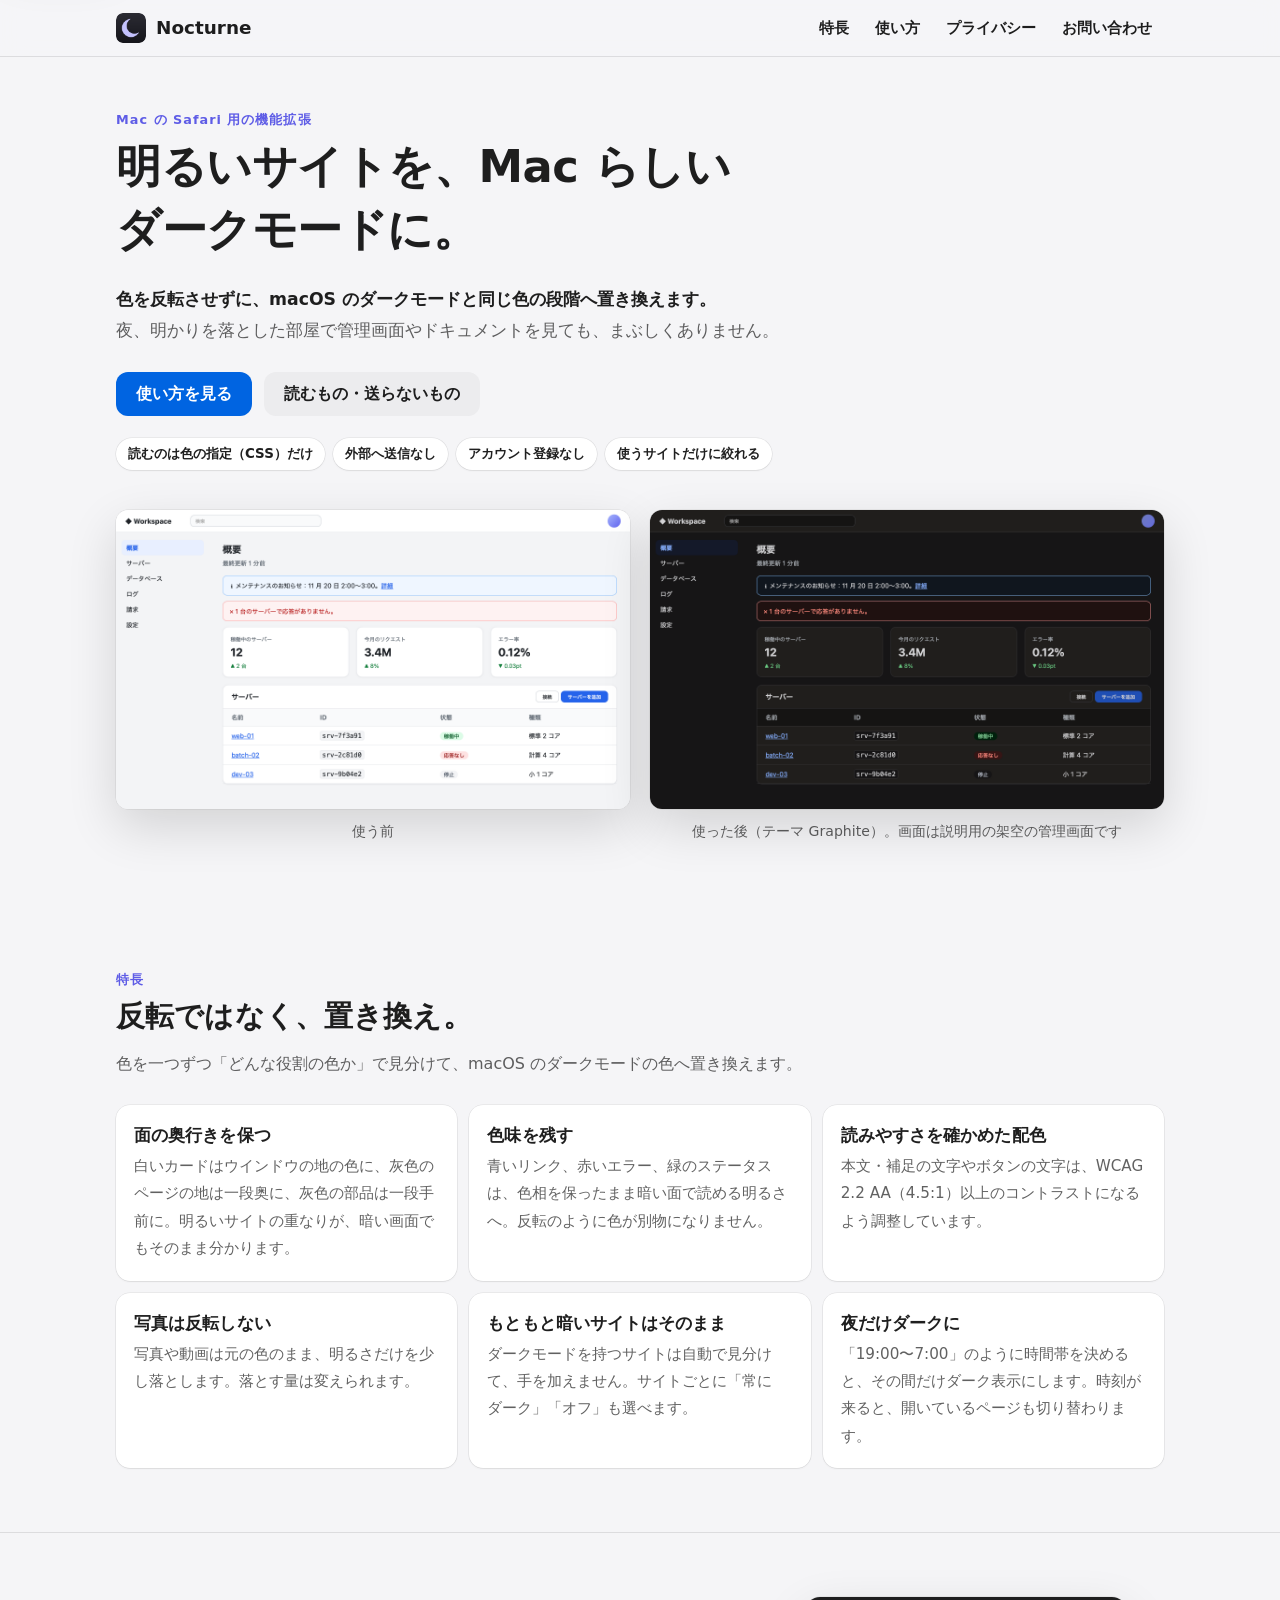
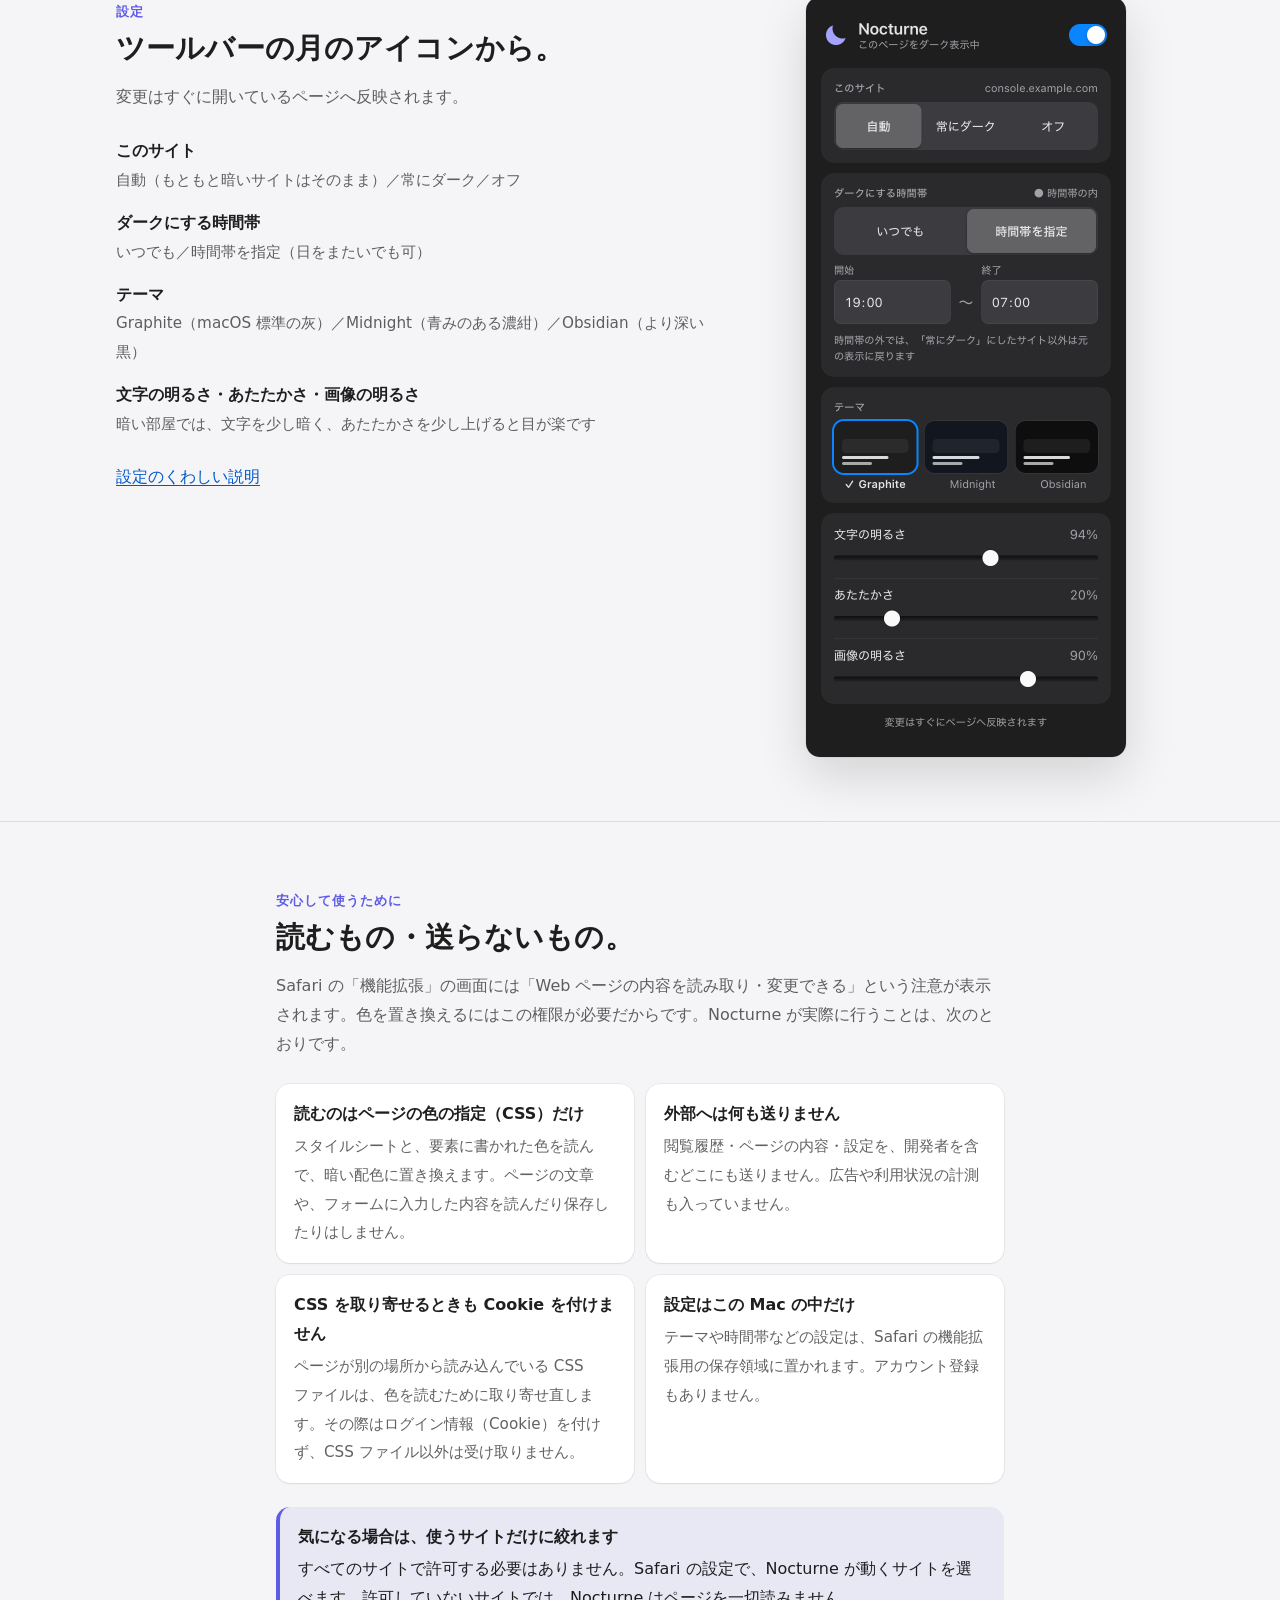
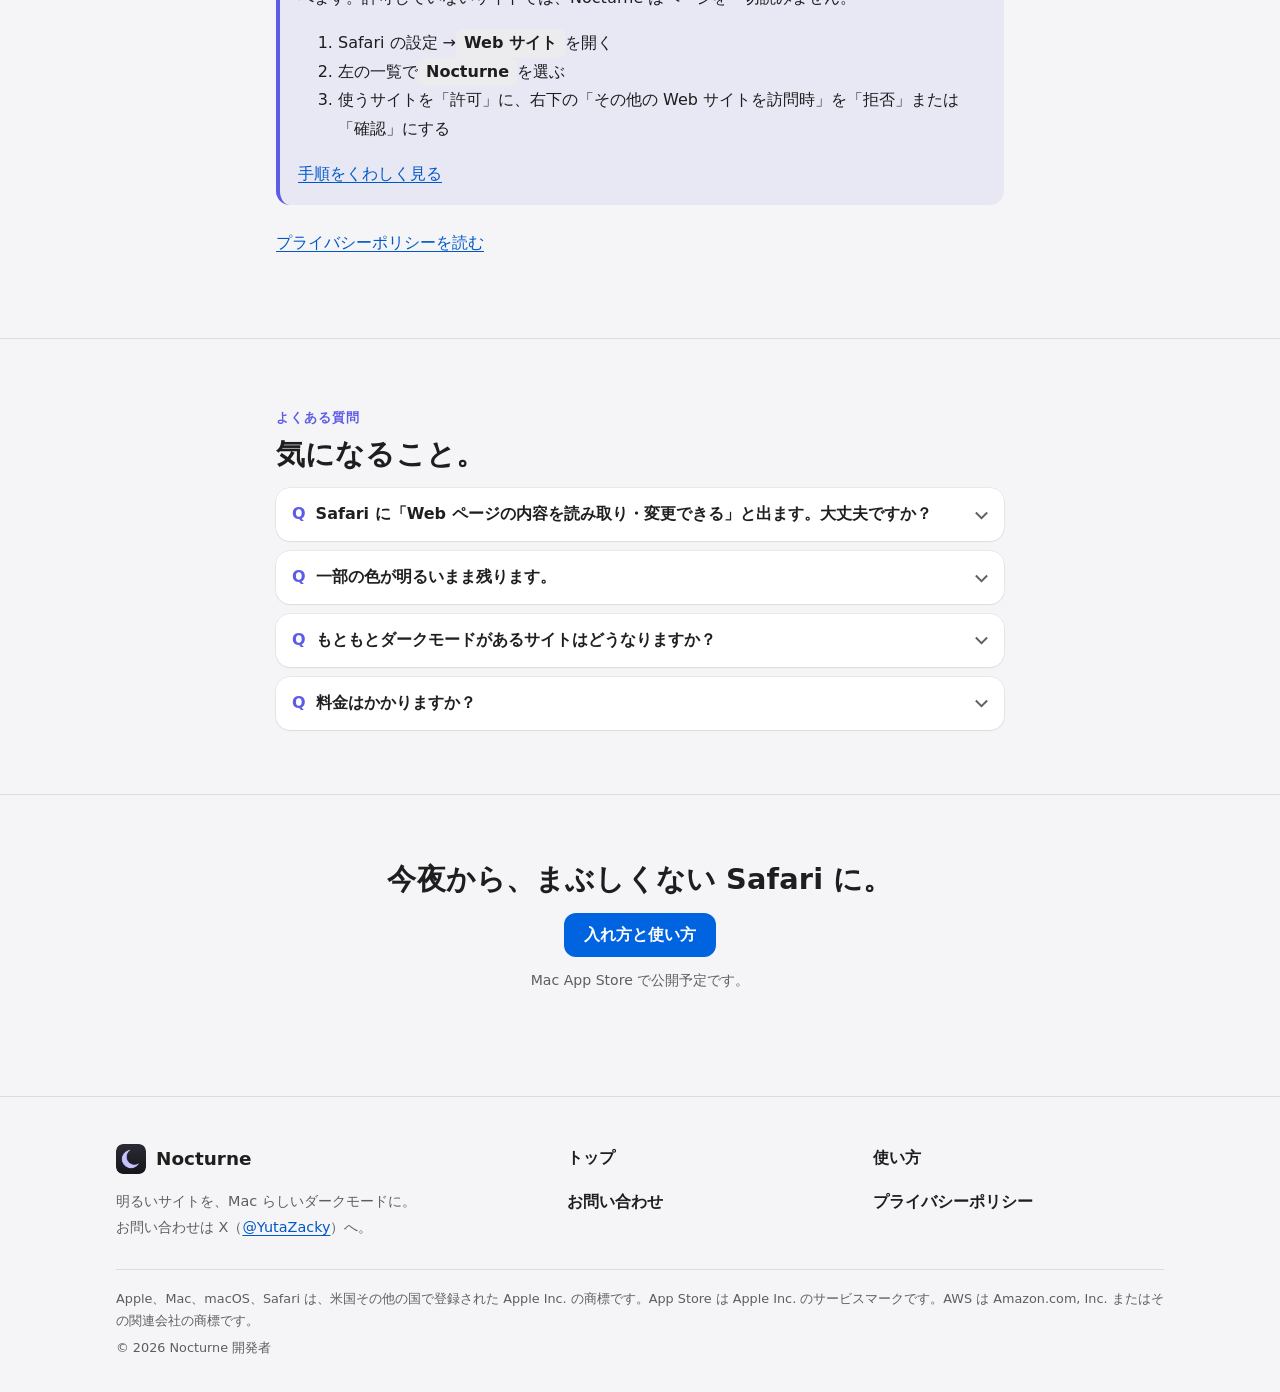
<file: index.html>
<!doctype html>
<html lang="ja">
<head>
<meta charset="utf-8">
<meta name="viewport" content="width=device-width, initial-scale=1, viewport-fit=cover">
<title>Nocturne - Mac の Safari を、Mac らしいダークモードに</title>
<meta name="description" content="明るい Web サイトを、色の反転ではなく macOS のダークモードの色づかいに置き換えて表示する Safari 拡張機能。読むのはページの色の指定（CSS）だけで、外部へは何も送りません。">
<meta name="theme-color" content="#161618" media="(prefers-color-scheme: dark)">
<meta name="theme-color" content="#f5f5f7" media="(prefers-color-scheme: light)">
<meta name="color-scheme" content="dark light">
<meta property="og:type" content="website">
<meta property="og:site_name" content="Nocturne">
<meta property="og:title" content="Nocturne - Mac の Safari を、Mac らしいダークモードに">
<meta property="og:description" content="明るい Web サイトを、色の反転ではなく macOS のダークモードの色づかいに置き換えて表示する Safari 拡張機能。">
<meta property="og:image" content="https://zackyuta.github.io/nocturne-site/assets/shots/after.png">
<meta name="twitter:card" content="summary_large_image">
<link rel="icon" type="image/png" sizes="32x32" href="assets/favicon-32.png">
<link rel="apple-touch-icon" href="assets/apple-touch-icon.png">
<link rel="canonical" href="https://zackyuta.github.io/nocturne-site/">
<meta property="og:url" content="https://zackyuta.github.io/nocturne-site/">
<link rel="stylesheet" href="style.css">
<script type="application/ld+json">
{
  "@context": "https://schema.org",
  "@type": "SoftwareApplication",
  "name": "Nocturne",
  "operatingSystem": "macOS",
  "applicationCategory": "UtilitiesApplication",
  "description": "明るい Web サイトを、色の反転ではなく macOS のダークモードの色づかいに置き換えて表示する Safari 拡張機能。",
  "url": "https://zackyuta.github.io/nocturne-site/"
}
</script>
</head>
<body>
<a class="skip-link" href="#main">本文へ移動</a>
<header class="site-header">
  <div class="header-inner">
    <a class="logo" href="./"><img class="logo-img" src="assets/icon-96.png" width="30" height="30" alt=""><span>Nocturne</span></a>
    <nav class="site-nav" aria-label="メインメニュー">
      <a class="is-wide-only" href="#features">特長</a><a href="how-to/">使い方</a><a href="privacy/">プライバシー</a><a class="is-wide-only" href="support/">お問い合わせ</a>
    </nav>
  </div>
</header>
<main id="main">

<section class="hero">
  <div class="container-wide">
    <div class="hero-text">
      <span class="eyebrow">Mac の Safari 用の機能拡張</span>
      <h1>明るいサイトを、<span class="nowrap">Mac らしい</span><span class="nowrap">ダークモードに。</span></h1>
      <p class="hero-sub"><strong>色を反転させずに、macOS のダークモードと同じ色の段階へ置き換えます。</strong><br>
        夜、明かりを落とした部屋で管理画面やドキュメントを見ても、まぶしくありません。</p>
      <div class="hero-actions">
        <a class="button" href="how-to/">使い方を見る</a>
        <a class="button secondary" href="#privacy">読むもの・送らないもの</a>
      </div>
      <ul class="hero-points" aria-label="安心のポイント">
        <li>読むのは色の指定（CSS）だけ</li><li>外部へ送信なし</li><li>アカウント登録なし</li><li>使うサイトだけに絞れる</li>
      </ul>
    </div>
    <div class="compare">
      <figure>
        <img src="assets/shots/before.png" width="2200" height="1280" alt="Nocturne を使う前の管理画面。白いカードと灰色の背景で、全体が明るい">
        <figcaption>使う前</figcaption>
      </figure>
      <figure>
        <img src="assets/shots/after.png" width="2200" height="1280" alt="Nocturne を使った後の同じ管理画面。背景は濃い灰色、カードは一段明るい灰色になり、青いボタンや赤い警告は色味を保ったまま読みやすい明るさになっている">
        <figcaption>使った後（テーマ Graphite）。画面は説明用の架空の管理画面です</figcaption>
      </figure>
    </div>
  </div>
</section>

<section class="section" id="features" aria-labelledby="features-title">
  <div class="container-wide">
    <span class="eyebrow">特長</span>
    <h2 id="features-title">反転ではなく、置き換え。</h2>
    <p class="section-lead">色を一つずつ「どんな役割の色か」で見分けて、macOS のダークモードの色へ置き換えます。</p>
    <ul class="features">
      <li class="feature"><h3>面の奥行きを保つ</h3><p>白いカードはウインドウの地の色に、灰色のページの地は一段奥に、灰色の部品は一段手前に。明るいサイトの重なりが、暗い画面でもそのまま分かります。</p></li>
      <li class="feature"><h3>色味を残す</h3><p>青いリンク、赤いエラー、緑のステータスは、色相を保ったまま暗い面で読める明るさへ。反転のように色が別物になりません。</p></li>
      <li class="feature"><h3>読みやすさを確かめた配色</h3><p>本文・補足の文字やボタンの文字は、WCAG 2.2 AA（4.5:1）以上のコントラストになるよう調整しています。</p></li>
      <li class="feature"><h3>写真は反転しない</h3><p>写真や動画は元の色のまま、明るさだけを少し落とします。落とす量は変えられます。</p></li>
      <li class="feature"><h3>もともと暗いサイトはそのまま</h3><p>ダークモードを持つサイトは自動で見分けて、手を加えません。サイトごとに「常にダーク」「オフ」も選べます。</p></li>
      <li class="feature"><h3>夜だけダークに</h3><p>「19:00〜7:00」のように時間帯を決めると、その間だけダーク表示にします。時刻が来ると、開いているページも切り替わります。</p></li>
    </ul>
  </div>
</section>

<section class="section" aria-labelledby="settings-title">
  <div class="container-wide split">
    <div>
      <span class="eyebrow">設定</span>
      <h2 id="settings-title">ツールバーの月のアイコンから。</h2>
      <p class="section-lead">変更はすぐに開いているページへ反映されます。</p>
      <ul class="settings-list">
        <li><strong>このサイト</strong><span>自動（もともと暗いサイトはそのまま）／常にダーク／オフ</span></li>
        <li><strong>ダークにする時間帯</strong><span>いつでも／時間帯を指定（日をまたいでも可）</span></li>
        <li><strong>テーマ</strong><span>Graphite（macOS 標準の灰）／Midnight（青みのある濃紺）／Obsidian（より深い黒）</span></li>
        <li><strong>文字の明るさ・あたたかさ・画像の明るさ</strong><span>暗い部屋では、文字を少し暗く、あたたかさを少し上げると目が楽です</span></li>
      </ul>
      <p style="margin-top:24px"><a href="how-to/#settings">設定のくわしい説明</a></p>
    </div>
    <figure class="shot-frame">
      <img src="assets/shots/popup.png" width="640" height="1520" alt="Nocturne のポップアップ。このサイトの動作、ダークにする時間帯、テーマ、文字の明るさ・あたたかさ・画像の明るさのスライダーが並んでいる" loading="lazy">
    </figure>
  </div>
</section>

<section class="section" id="privacy" aria-labelledby="privacy-title">
  <div class="container">
    <span class="eyebrow">安心して使うために</span>
    <h2 id="privacy-title">読むもの・送らないもの。</h2>
    <p class="section-lead">Safari の「機能拡張」の画面には「Web ページの内容を読み取り・変更できる」という注意が表示されます。色を置き換えるにはこの権限が必要だからです。Nocturne が実際に行うことは、次のとおりです。</p>
    <ul class="trust">
      <li><strong>読むのはページの色の指定（CSS）だけ</strong><span class="desc">スタイルシートと、要素に書かれた色を読んで、暗い配色に置き換えます。ページの文章や、フォームに入力した内容を読んだり保存したりはしません。</span></li>
      <li><strong>外部へは何も送りません</strong><span class="desc">閲覧履歴・ページの内容・設定を、開発者を含むどこにも送りません。広告や利用状況の計測も入っていません。</span></li>
      <li><strong>CSS を取り寄せるときも Cookie を付けません</strong><span class="desc">ページが別の場所から読み込んでいる CSS ファイルは、色を読むために取り寄せ直します。その際はログイン情報（Cookie）を付けず、CSS ファイル以外は受け取りません。</span></li>
      <li><strong>設定はこの Mac の中だけ</strong><span class="desc">テーマや時間帯などの設定は、Safari の機能拡張用の保存領域に置かれます。アカウント登録もありません。</span></li>
    </ul>

    <div class="callout">
      <strong class="label">気になる場合は、使うサイトだけに絞れます</strong>
      <p>すべてのサイトで許可する必要はありません。Safari の設定で、Nocturne が動くサイトを選べます。許可していないサイトでは、Nocturne はページを一切読みません。</p>
      <ol>
        <li>Safari の設定 →<span class="settings-path">Web サイト</span>を開く</li>
        <li>左の一覧で<span class="settings-path">Nocturne</span>を選ぶ</li>
        <li>使うサイトを「許可」に、右下の「その他の Web サイトを訪問時」を「拒否」または「確認」にする</li>
      </ol>
      <p><a href="how-to/#limit-sites">手順をくわしく見る</a></p>
    </div>
    <p><a href="privacy/">プライバシーポリシーを読む</a></p>
  </div>
</section>

<section class="section" aria-labelledby="faq-title">
  <div class="container">
    <span class="eyebrow">よくある質問</span>
    <h2 id="faq-title">気になること。</h2>
    <div class="faq">
      <details><summary>Safari に「Web ページの内容を読み取り・変更できる」と出ます。大丈夫ですか？</summary><div class="answer"><p>ページの色を置き換える機能拡張には、この権限が必ず必要です。Nocturne が読むのは色の指定（CSS）だけで、外部へは何も送りません。気になる場合は、<a href="how-to/#limit-sites">使うサイトだけを許可する</a>こともできます。</p></div></details>
      <details><summary>一部の色が明るいまま残ります。</summary><div class="answer"><p>画像として描かれた背景や、サイトが特殊な方法で描いている部品は置き換えられないことがあります。また、許可するサイトを絞っている場合、CSS を別のドメインから読み込んでいるサイトでは、一部が置き換わらないことがあります。気になるサイトは、月のアイコンから「常にダーク」を試してください。</p></div></details>
      <details><summary>もともとダークモードがあるサイトはどうなりますか？</summary><div class="answer"><p>サイトの設定が「自動」なら、暗いサイトだと見分けてそのまま表示します。AWS マネジメントコンソールのように、サイト側でダークモードを選べる場合は、そちらを使うのがいちばんきれいです。</p></div></details>
      <details><summary>料金はかかりますか？</summary><div class="answer"><p>アプリ内課金や月額料金はありません。</p></div></details>
    </div>
  </div>
</section>

<section class="section final-cta" aria-labelledby="cta-title">
  <div class="container">
    <h2 id="cta-title">今夜から、まぶしくない Safari に。</h2>
    <div class="hero-actions">
      <a class="button" href="how-to/">入れ方と使い方</a>
    </div>
    <p class="cta-note">Mac App Store で公開予定です。</p>
  </div>
</section>

</main>
<footer class="site-footer">
  <div class="container-wide">
    <div class="footer-grid">
      <div class="footer-brand">
        <a class="logo" href="./"><img class="logo-img" src="assets/icon-96.png" width="30" height="30" alt=""><span>Nocturne</span></a>
        <p>明るいサイトを、Mac らしいダークモードに。<br>お問い合わせは X（<a href="https://x.com/YutaZacky" rel="noopener">@YutaZacky</a>）へ。</p>
      </div>
      <nav class="footer-nav" aria-label="サイト内のページ"><ul><li><a href="./">トップ</a></li><li><a href="how-to/">使い方</a></li><li><a href="support/">お問い合わせ</a></li><li><a href="privacy/">プライバシーポリシー</a></li></ul></nav>
    </div>
    <div class="legal">
      <p>Apple、Mac、macOS、Safari は、米国その他の国で登録された Apple Inc. の商標です。App Store は Apple Inc. のサービスマークです。AWS は Amazon.com, Inc. またはその関連会社の商標です。</p>
      <p>&copy; 2026 Nocturne 開発者</p>
    </div>
  </div>
</footer>
</body>
</html>
</file>
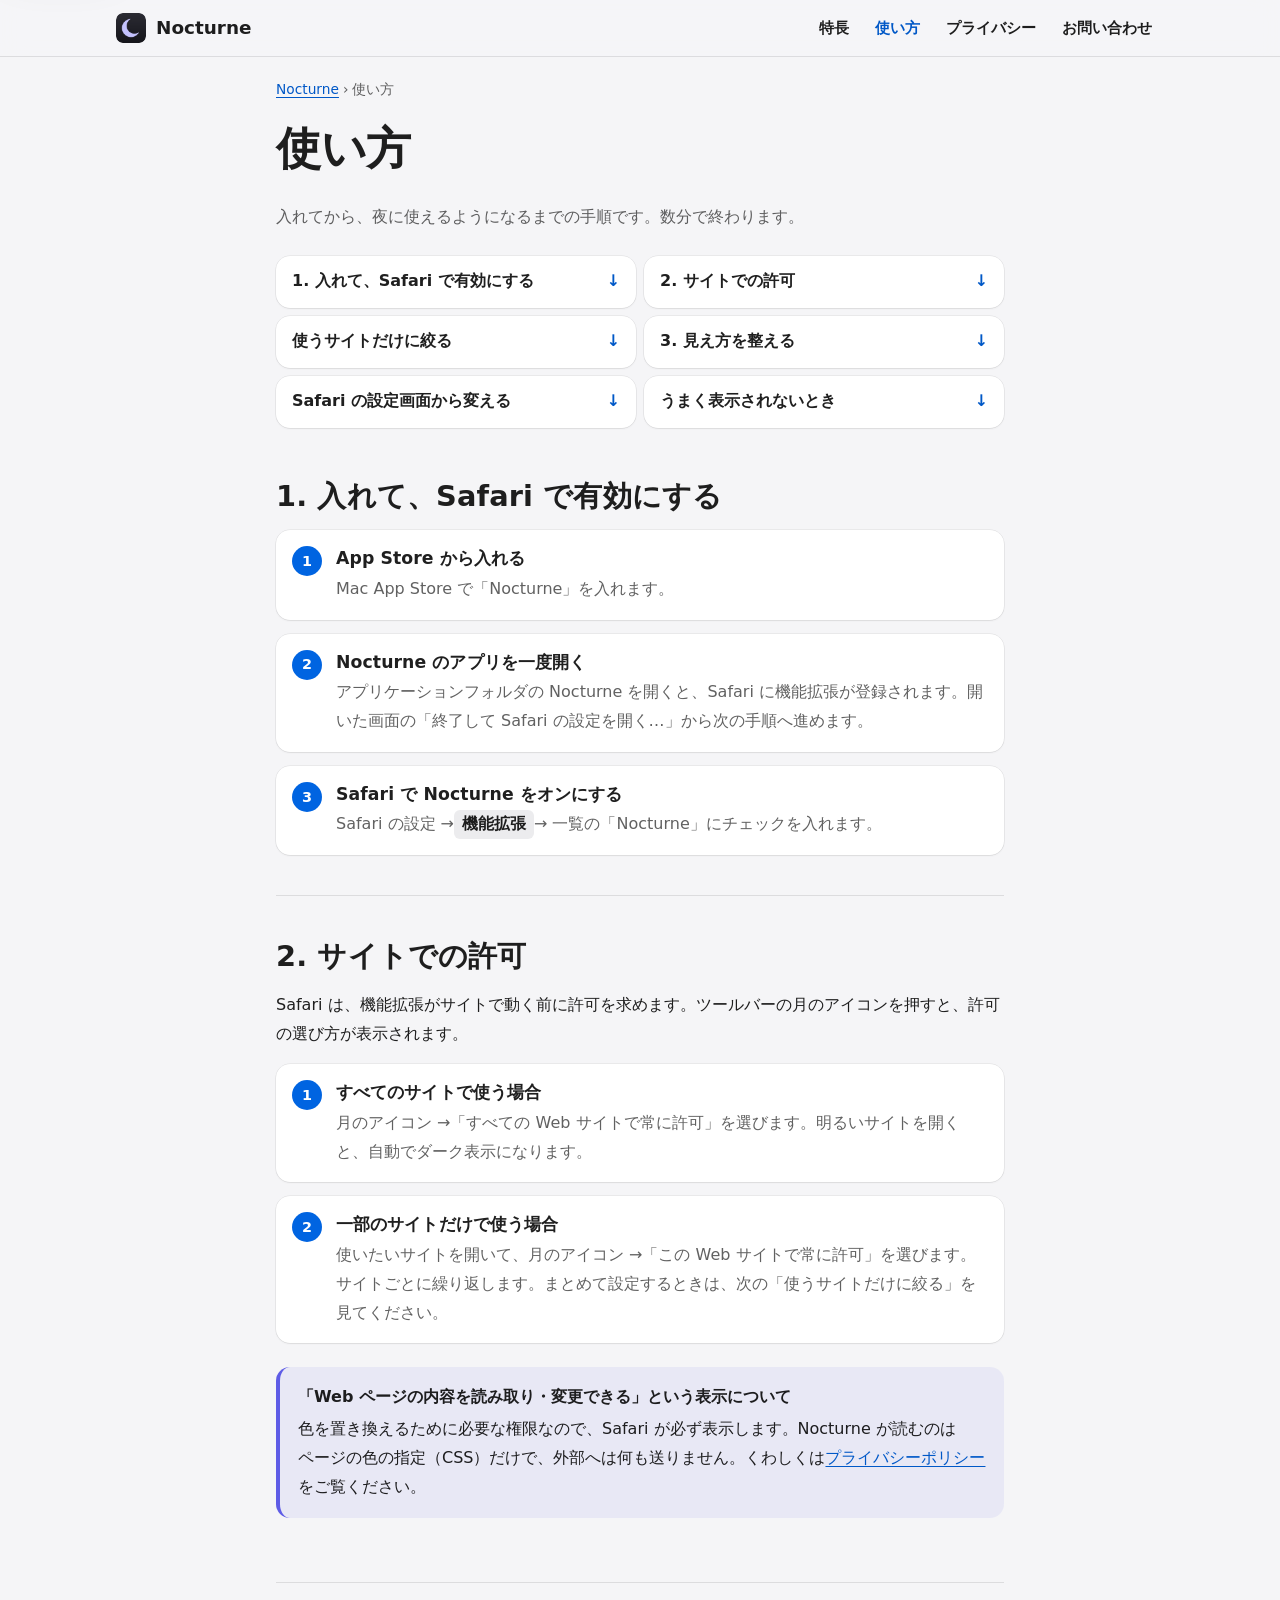
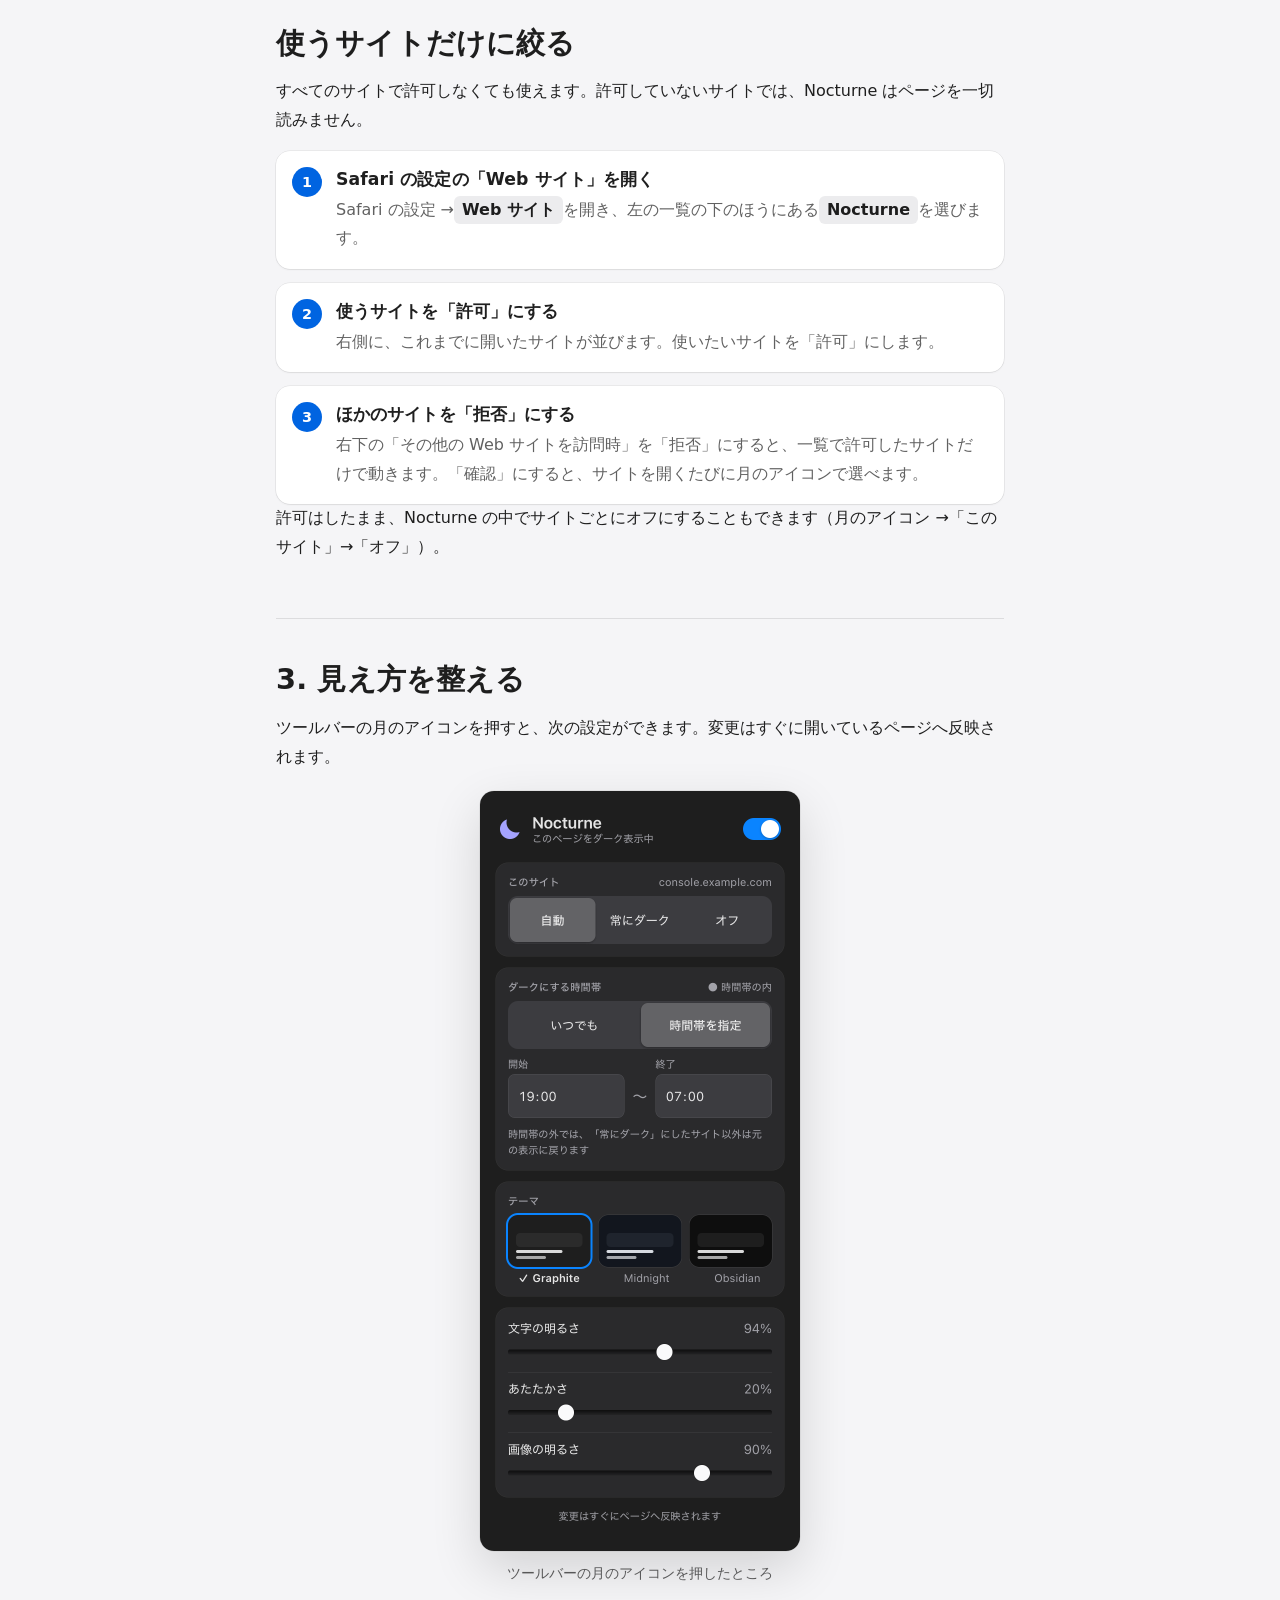
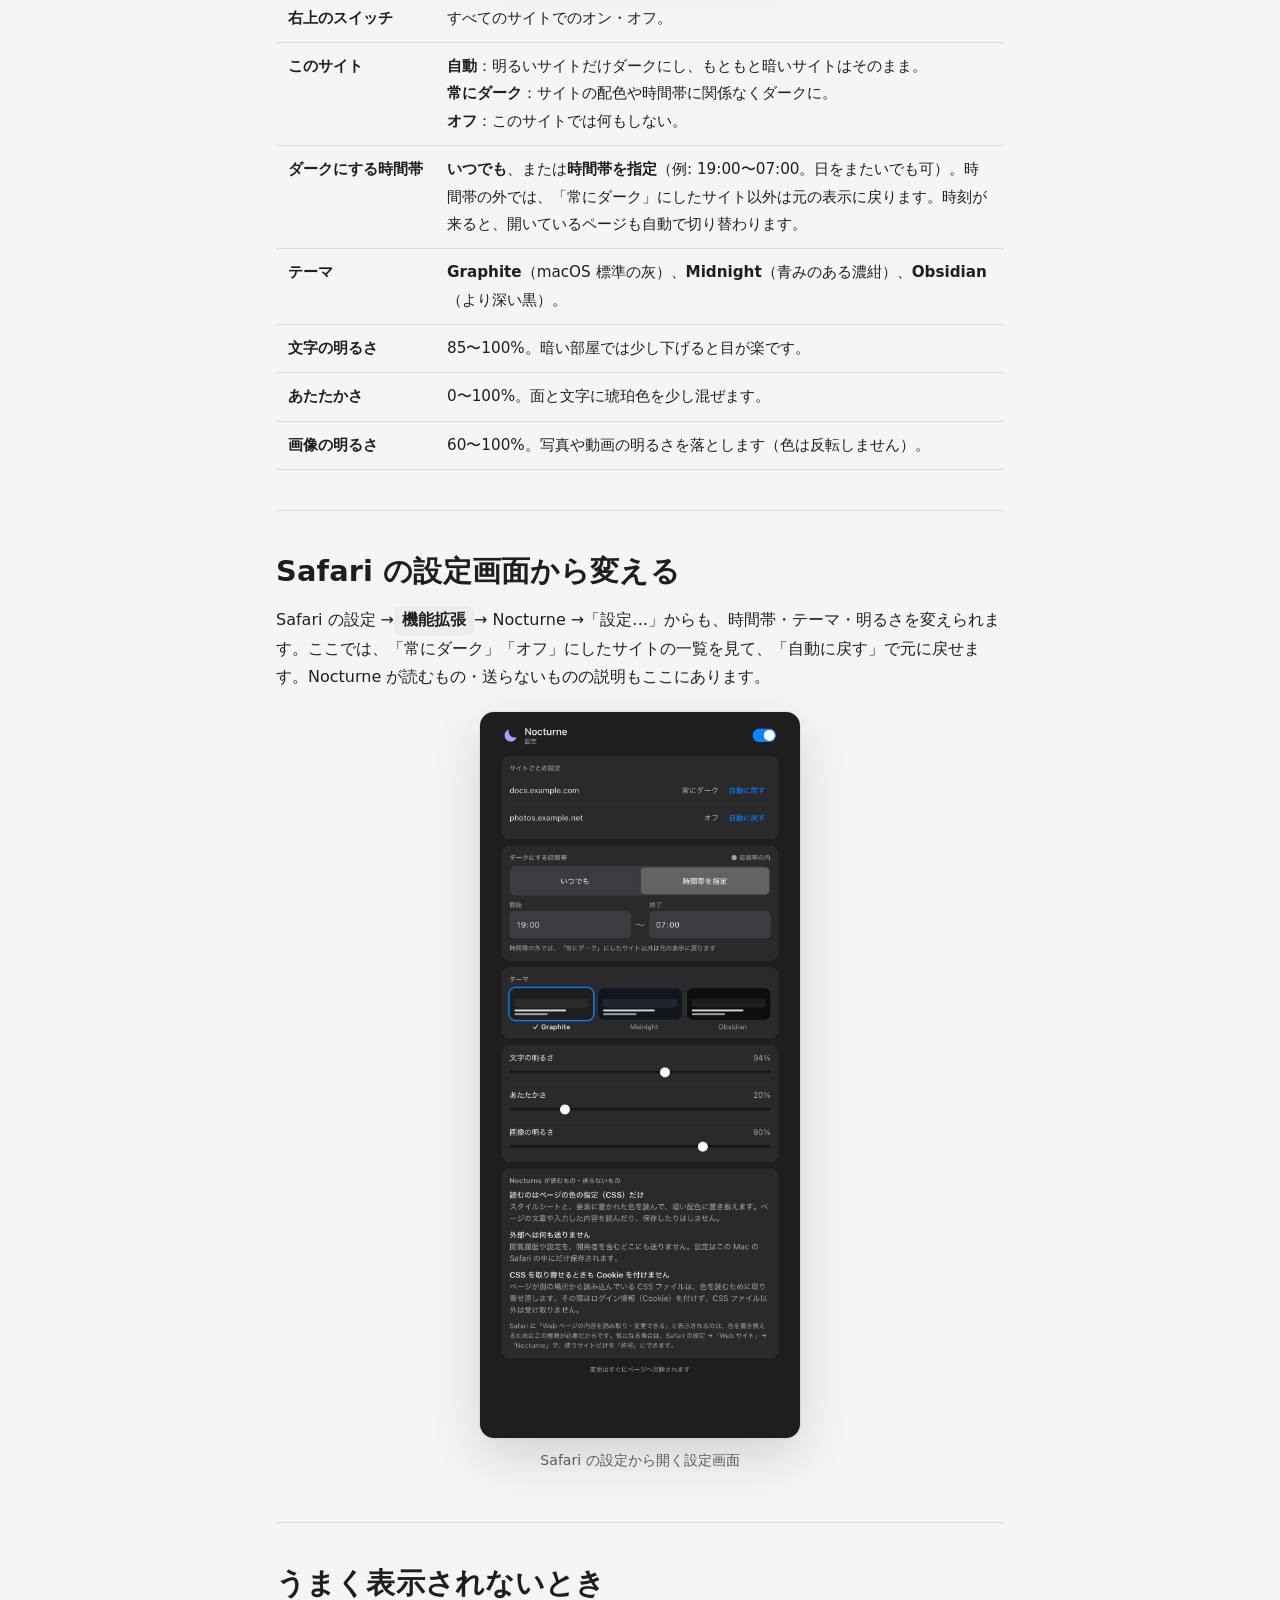
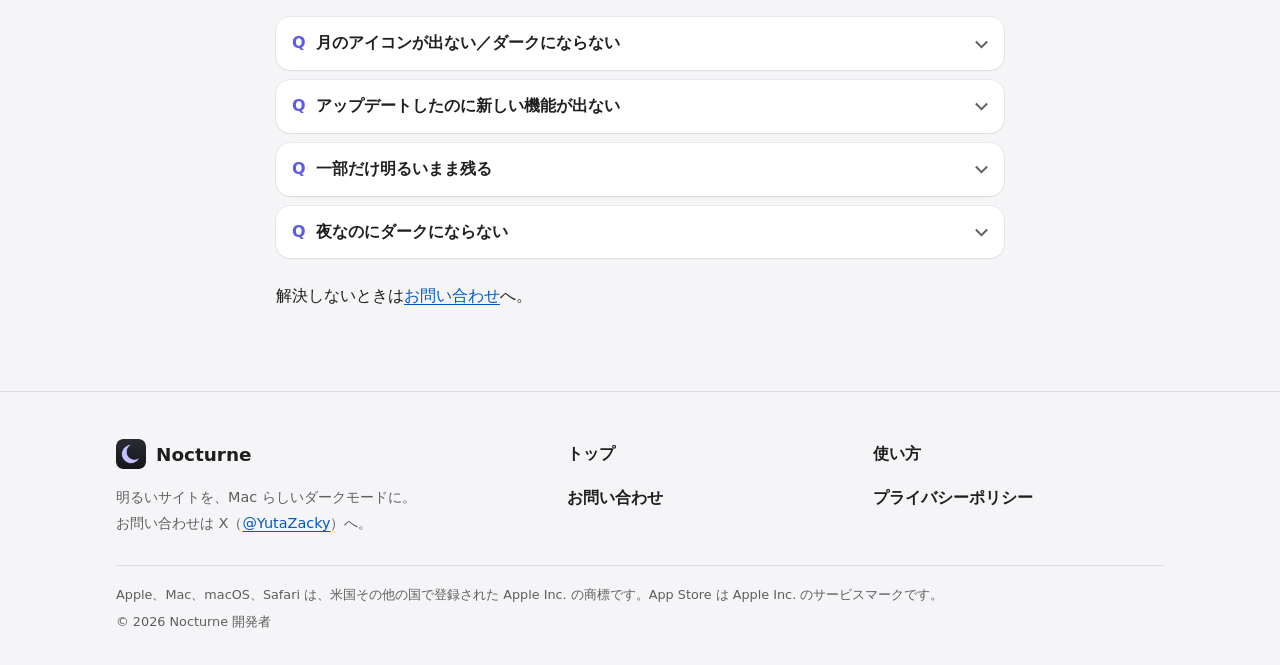
<file: how-to/index.html>
<!doctype html>
<html lang="ja">
<head>
<meta charset="utf-8">
<meta name="viewport" content="width=device-width, initial-scale=1, viewport-fit=cover">
<title>使い方｜Nocturne - Mac の Safari を、Mac らしいダークモードに</title>
<meta name="description" content="Nocturne の入れ方と使い方。Safari で有効にする手順、使うサイトだけに絞る方法、時間帯・テーマ・明るさの設定、うまく表示されないときの対処を案内します。">
<meta name="theme-color" content="#161618" media="(prefers-color-scheme: dark)">
<meta name="theme-color" content="#f5f5f7" media="(prefers-color-scheme: light)">
<meta name="color-scheme" content="dark light">
<meta property="og:type" content="website">
<meta property="og:site_name" content="Nocturne">
<meta property="og:title" content="使い方｜Nocturne">
<meta property="og:description" content="Nocturne の入れ方と使い方。Safari で有効にする手順、使うサイトだけに絞る方法、設定の説明。">
<link rel="icon" type="image/png" sizes="32x32" href="../assets/favicon-32.png">
<link rel="apple-touch-icon" href="../assets/apple-touch-icon.png">
<link rel="canonical" href="https://zackyuta.github.io/nocturne-site/how-to/">
<meta property="og:url" content="https://zackyuta.github.io/nocturne-site/how-to/">
<link rel="stylesheet" href="../style.css">
</head>
<body>
<a class="skip-link" href="#main">本文へ移動</a>
<header class="site-header">
  <div class="header-inner">
    <a class="logo" href="../"><img class="logo-img" src="../assets/icon-96.png" width="30" height="30" alt=""><span>Nocturne</span></a>
    <nav class="site-nav" aria-label="メインメニュー">
      <a class="is-wide-only" href="../#features">特長</a><a href="../how-to/" aria-current="page">使い方</a><a href="../privacy/">プライバシー</a><a class="is-wide-only" href="../support/">お問い合わせ</a>
    </nav>
  </div>
</header>
<main id="main">

<nav class="breadcrumb container" aria-label="現在の位置">
  <ol><li><a href="../">Nocturne</a></li><li aria-current="page">使い方</li></ol>
</nav>
<div class="container">
  <div class="page-head">
    <h1>使い方</h1>
    <p>入れてから、夜に使えるようになるまでの手順です。数分で終わります。</p>
  </div>

  <ul class="toc" aria-label="このページの内容">
    <li><a href="#install">1. 入れて、Safari で有効にする</a></li>
    <li><a href="#allow">2. サイトでの許可</a></li>
    <li><a href="#limit-sites">使うサイトだけに絞る</a></li>
    <li><a href="#settings">3. 見え方を整える</a></li>
    <li><a href="#options">Safari の設定画面から変える</a></li>
    <li><a href="#trouble">うまく表示されないとき</a></li>
  </ul>

  <section class="howto" id="install" aria-labelledby="install-title">
    <h2 id="install-title">1. 入れて、Safari で有効にする</h2>
    <ol class="howto-steps">
      <li><h3>App Store から入れる</h3><p>Mac App Store で「Nocturne」を入れます。</p></li>
      <li><h3>Nocturne のアプリを一度開く</h3><p>アプリケーションフォルダの Nocturne を開くと、Safari に機能拡張が登録されます。開いた画面の「終了して Safari の設定を開く…」から次の手順へ進めます。</p></li>
      <li><h3>Safari で Nocturne をオンにする</h3><p>Safari の設定 →<span class="settings-path">機能拡張</span>→ 一覧の「Nocturne」にチェックを入れます。</p></li>
    </ol>
  </section>

  <section class="howto" id="allow" aria-labelledby="allow-title">
    <h2 id="allow-title">2. サイトでの許可</h2>
    <p>Safari は、機能拡張がサイトで動く前に許可を求めます。ツールバーの月のアイコンを押すと、許可の選び方が表示されます。</p>
    <ol class="howto-steps">
      <li><h3>すべてのサイトで使う場合</h3><p>月のアイコン →「すべての Web サイトで常に許可」を選びます。明るいサイトを開くと、自動でダーク表示になります。</p></li>
      <li><h3>一部のサイトだけで使う場合</h3><p>使いたいサイトを開いて、月のアイコン →「この Web サイトで常に許可」を選びます。サイトごとに繰り返します。まとめて設定するときは、次の「使うサイトだけに絞る」を見てください。</p></li>
    </ol>
    <div class="callout">
      <strong class="label">「Web ページの内容を読み取り・変更できる」という表示について</strong>
      <p>色を置き換えるために必要な権限なので、Safari が必ず表示します。Nocturne が読むのはページの色の指定（CSS）だけで、外部へは何も送りません。くわしくは<a href="../privacy/">プライバシーポリシー</a>をご覧ください。</p>
    </div>
  </section>

  <section class="howto" id="limit-sites" aria-labelledby="limit-title">
    <h2 id="limit-title">使うサイトだけに絞る</h2>
    <p>すべてのサイトで許可しなくても使えます。許可していないサイトでは、Nocturne はページを一切読みません。</p>
    <ol class="howto-steps">
      <li><h3>Safari の設定の「Web サイト」を開く</h3><p>Safari の設定 →<span class="settings-path">Web サイト</span>を開き、左の一覧の下のほうにある<span class="settings-path">Nocturne</span>を選びます。</p></li>
      <li><h3>使うサイトを「許可」にする</h3><p>右側に、これまでに開いたサイトが並びます。使いたいサイトを「許可」にします。</p></li>
      <li><h3>ほかのサイトを「拒否」にする</h3><p>右下の「その他の Web サイトを訪問時」を「拒否」にすると、一覧で許可したサイトだけで動きます。「確認」にすると、サイトを開くたびに月のアイコンで選べます。</p></li>
    </ol>
    <p>許可はしたまま、Nocturne の中でサイトごとにオフにすることもできます（月のアイコン →「このサイト」→「オフ」）。</p>
  </section>

  <section class="howto" id="settings" aria-labelledby="settings-title">
    <h2 id="settings-title">3. 見え方を整える</h2>
    <p>ツールバーの月のアイコンを押すと、次の設定ができます。変更はすぐに開いているページへ反映されます。</p>
    <figure class="figure narrow">
      <img src="../assets/shots/popup.png" width="640" height="1520" alt="Nocturne のポップアップ。上から、全体のスイッチ、このサイト、ダークにする時間帯、テーマ、3つのスライダー" loading="lazy">
      <figcaption>ツールバーの月のアイコンを押したところ</figcaption>
    </figure>
    <div class="table-wrap">
      <table class="plain">
        <tr><th scope="row">右上のスイッチ</th><td>すべてのサイトでのオン・オフ。</td></tr>
        <tr><th scope="row">このサイト</th><td><strong>自動</strong>：明るいサイトだけダークにし、もともと暗いサイトはそのまま。<br><strong>常にダーク</strong>：サイトの配色や時間帯に関係なくダークに。<br><strong>オフ</strong>：このサイトでは何もしない。</td></tr>
        <tr><th scope="row">ダークにする時間帯</th><td><strong>いつでも</strong>、または<strong>時間帯を指定</strong>（例: 19:00〜07:00。日をまたいでも可）。時間帯の外では、「常にダーク」にしたサイト以外は元の表示に戻ります。時刻が来ると、開いているページも自動で切り替わります。</td></tr>
        <tr><th scope="row">テーマ</th><td><strong>Graphite</strong>（macOS 標準の灰）、<strong>Midnight</strong>（青みのある濃紺）、<strong>Obsidian</strong>（より深い黒）。</td></tr>
        <tr><th scope="row">文字の明るさ</th><td>85〜100%。暗い部屋では少し下げると目が楽です。</td></tr>
        <tr><th scope="row">あたたかさ</th><td>0〜100%。面と文字に琥珀色を少し混ぜます。</td></tr>
        <tr><th scope="row">画像の明るさ</th><td>60〜100%。写真や動画の明るさを落とします（色は反転しません）。</td></tr>
      </table>
    </div>
  </section>

  <section class="howto" id="options" aria-labelledby="options-title">
    <h2 id="options-title">Safari の設定画面から変える</h2>
    <p>Safari の設定 →<span class="settings-path">機能拡張</span>→ Nocturne →「設定…」からも、時間帯・テーマ・明るさを変えられます。ここでは、「常にダーク」「オフ」にしたサイトの一覧を見て、「自動に戻す」で元に戻せます。Nocturne が読むもの・送らないものの説明もここにあります。</p>
    <figure class="figure narrow">
      <img src="../assets/shots/options.png" width="1040" height="2360" alt="Safari の設定から開く Nocturne の設定画面。サイトごとの設定の一覧、時間帯、テーマ、スライダー、Nocturne が読むもの・送らないものの説明" loading="lazy">
      <figcaption>Safari の設定から開く設定画面</figcaption>
    </figure>
  </section>

  <section class="howto" id="trouble" aria-labelledby="trouble-title">
    <h2 id="trouble-title">うまく表示されないとき</h2>
    <div class="faq">
      <details><summary>月のアイコンが出ない／ダークにならない</summary><div class="answer"><p>Safari の設定 →<span class="settings-path">機能拡張</span>で Nocturne にチェックが入っているか、そのサイトで許可しているかを確認してください。それでも変わらないときは、Safari を終了（⌘Q）して開き直してください。</p></div></details>
      <details><summary>アップデートしたのに新しい機能が出ない</summary><div class="answer"><p>Safari は、起動中に読み込んだ機能拡張を使い続けます。Safari を終了（⌘Q）して開き直してください。</p></div></details>
      <details><summary>一部だけ明るいまま残る</summary><div class="answer"><p>画像として描かれた背景などは置き換えられないことがあります。許可するサイトを絞っている場合は、CSS を別のドメインから読み込んでいるサイトで一部が置き換わらないことがあります。月のアイコン →「このサイト」→「常にダーク」も試してください。</p></div></details>
      <details><summary>夜なのにダークにならない</summary><div class="answer"><p>「ダークにする時間帯」を指定している場合、時間帯の外では元の表示に戻ります。また、サイトの設定が「自動」で、そのサイトがもともと暗いと判断された場合は、そのまま表示します。</p></div></details>
    </div>
    <p style="margin-top:24px">解決しないときは<a href="../support/">お問い合わせ</a>へ。</p>
  </section>
</div>

</main>
<footer class="site-footer">
  <div class="container-wide">
    <div class="footer-grid">
      <div class="footer-brand">
        <a class="logo" href="../"><img class="logo-img" src="../assets/icon-96.png" width="30" height="30" alt=""><span>Nocturne</span></a>
        <p>明るいサイトを、Mac らしいダークモードに。<br>お問い合わせは X（<a href="https://x.com/YutaZacky" rel="noopener">@YutaZacky</a>）へ。</p>
      </div>
      <nav class="footer-nav" aria-label="サイト内のページ"><ul><li><a href="../">トップ</a></li><li><a href="../how-to/">使い方</a></li><li><a href="../support/">お問い合わせ</a></li><li><a href="../privacy/">プライバシーポリシー</a></li></ul></nav>
    </div>
    <div class="legal">
      <p>Apple、Mac、macOS、Safari は、米国その他の国で登録された Apple Inc. の商標です。App Store は Apple Inc. のサービスマークです。</p>
      <p>&copy; 2026 Nocturne 開発者</p>
    </div>
  </div>
</footer>
</body>
</html>
</file>
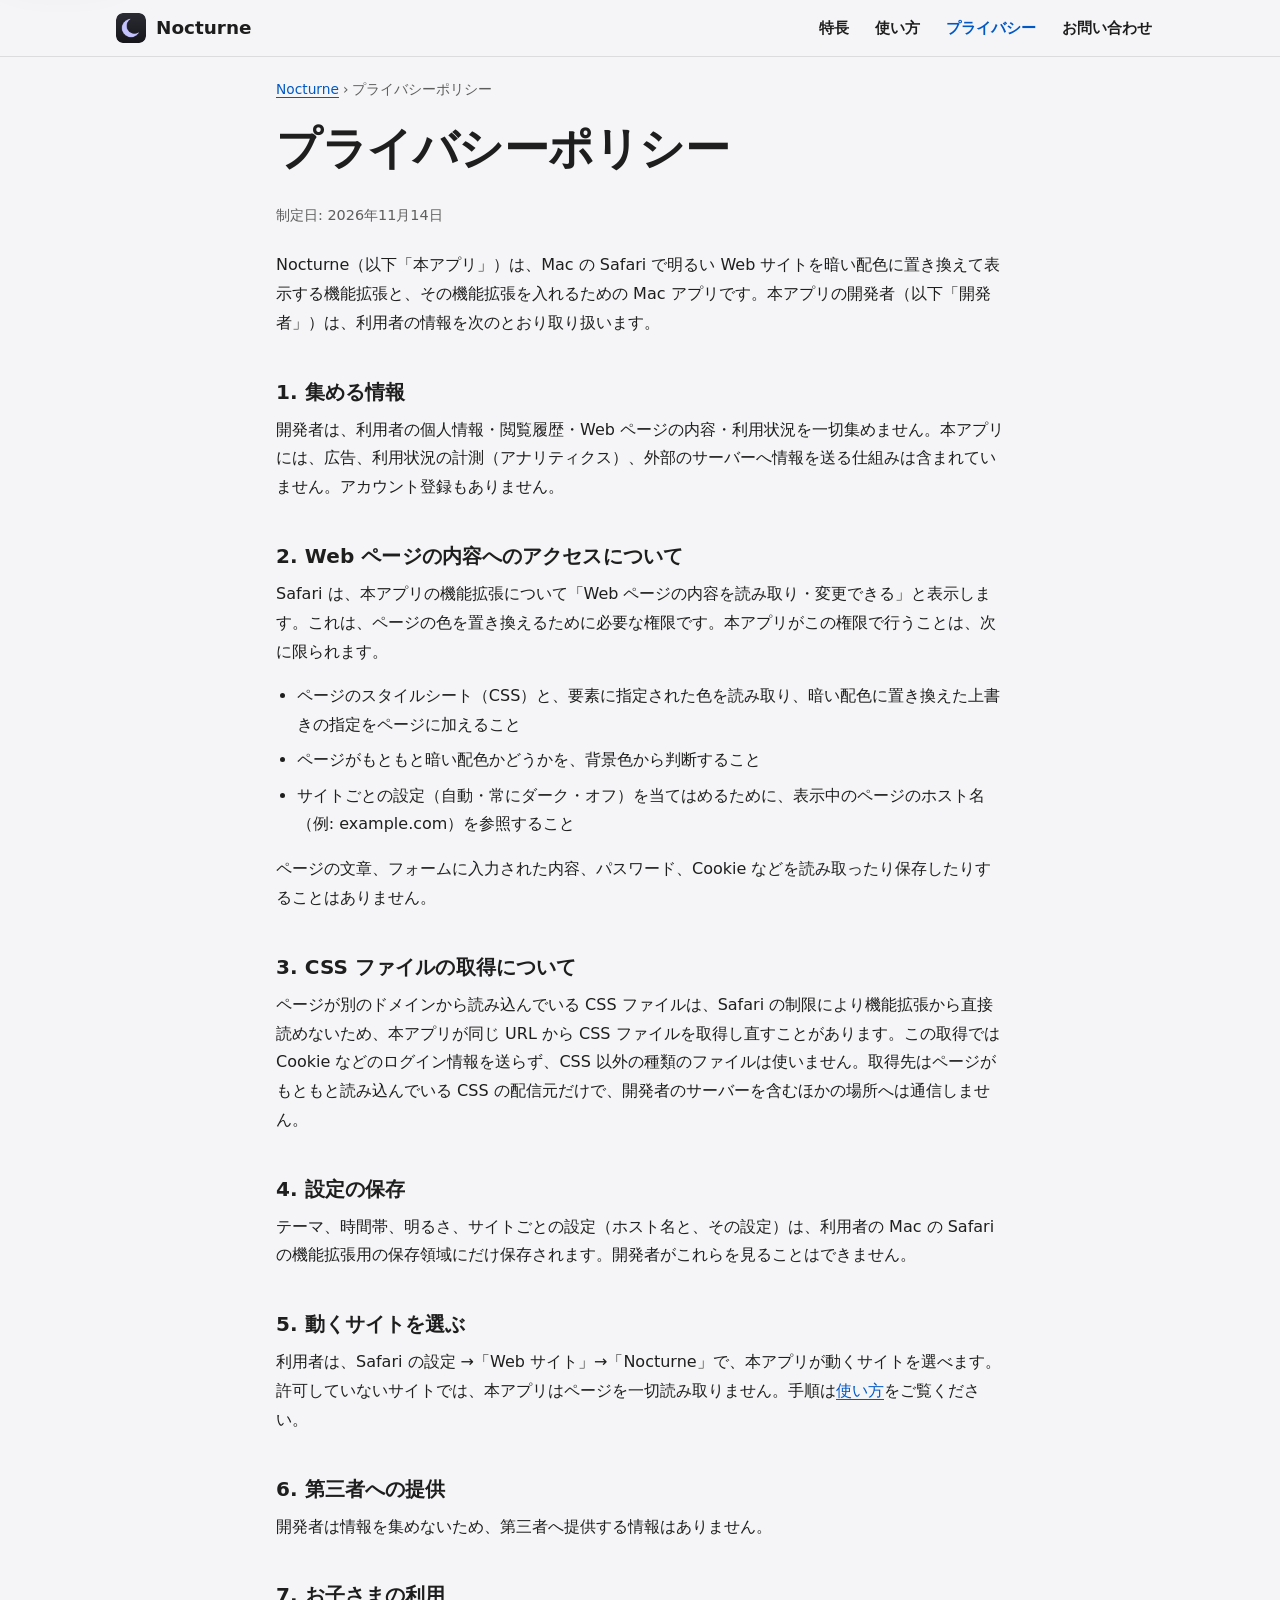
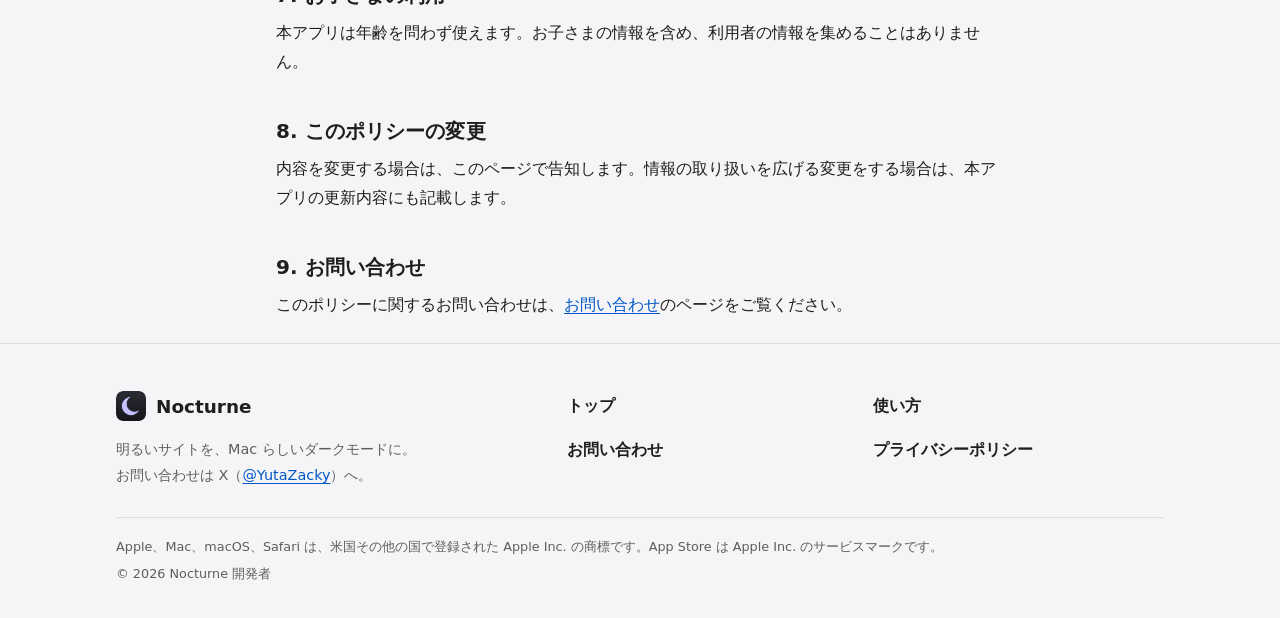
<file: privacy/index.html>
<!doctype html>
<html lang="ja">
<head>
<meta charset="utf-8">
<meta name="viewport" content="width=device-width, initial-scale=1, viewport-fit=cover">
<title>プライバシーポリシー｜Nocturne - Mac の Safari を、Mac らしいダークモードに</title>
<meta name="description" content="Nocturne のプライバシーポリシー。閲覧履歴やページの内容を集めず、外部へ送信しません。読むのはページの色の指定（CSS）だけです。">
<meta name="theme-color" content="#161618" media="(prefers-color-scheme: dark)">
<meta name="theme-color" content="#f5f5f7" media="(prefers-color-scheme: light)">
<meta name="color-scheme" content="dark light">
<meta property="og:type" content="website">
<meta property="og:site_name" content="Nocturne">
<meta property="og:title" content="プライバシーポリシー｜Nocturne">
<meta property="og:description" content="Nocturne のプライバシーポリシー。閲覧履歴やページの内容を集めず、外部へ送信しません。読むのはページの色の指定（CSS）だけです。">
<link rel="icon" type="image/png" sizes="32x32" href="../assets/favicon-32.png">
<link rel="apple-touch-icon" href="../assets/apple-touch-icon.png">
<link rel="canonical" href="https://zackyuta.github.io/nocturne-site/privacy/">
<meta property="og:url" content="https://zackyuta.github.io/nocturne-site/privacy/">
<link rel="stylesheet" href="../style.css">
</head>
<body>
<a class="skip-link" href="#main">本文へ移動</a>
<header class="site-header">
  <div class="header-inner">
    <a class="logo" href="../"><img class="logo-img" src="../assets/icon-96.png" width="30" height="30" alt=""><span>Nocturne</span></a>
    <nav class="site-nav" aria-label="メインメニュー">
      <a class="is-wide-only" href="../#features">特長</a><a href="../how-to/">使い方</a><a href="../privacy/" aria-current="page">プライバシー</a><a class="is-wide-only" href="../support/">お問い合わせ</a>
    </nav>
  </div>
</header>
<main id="main">

<nav class="breadcrumb container" aria-label="現在の位置">
  <ol><li><a href="../">Nocturne</a></li><li aria-current="page">プライバシーポリシー</li></ol>
</nav>
<div class="container prose">
  <div class="page-head">
    <h1>プライバシーポリシー</h1>
    <p class="updated">制定日: 2026年11月14日</p>
  </div>

  <p>Nocturne（以下「本アプリ」）は、Mac の Safari で明るい Web サイトを暗い配色に置き換えて表示する機能拡張と、その機能拡張を入れるための Mac アプリです。本アプリの開発者（以下「開発者」）は、利用者の情報を次のとおり取り扱います。</p>

  <h2>1. 集める情報</h2>
  <p>開発者は、利用者の個人情報・閲覧履歴・Web ページの内容・利用状況を一切集めません。本アプリには、広告、利用状況の計測（アナリティクス）、外部のサーバーへ情報を送る仕組みは含まれていません。アカウント登録もありません。</p>

  <h2>2. Web ページの内容へのアクセスについて</h2>
  <p>Safari は、本アプリの機能拡張について「Web ページの内容を読み取り・変更できる」と表示します。これは、ページの色を置き換えるために必要な権限です。本アプリがこの権限で行うことは、次に限られます。</p>
  <ul>
    <li>ページのスタイルシート（CSS）と、要素に指定された色を読み取り、暗い配色に置き換えた上書きの指定をページに加えること</li>
    <li>ページがもともと暗い配色かどうかを、背景色から判断すること</li>
    <li>サイトごとの設定（自動・常にダーク・オフ）を当てはめるために、表示中のページのホスト名（例: example.com）を参照すること</li>
  </ul>
  <p>ページの文章、フォームに入力された内容、パスワード、Cookie などを読み取ったり保存したりすることはありません。</p>

  <h2>3. CSS ファイルの取得について</h2>
  <p>ページが別のドメインから読み込んでいる CSS ファイルは、Safari の制限により機能拡張から直接読めないため、本アプリが同じ URL から CSS ファイルを取得し直すことがあります。この取得では Cookie などのログイン情報を送らず、CSS 以外の種類のファイルは使いません。取得先はページがもともと読み込んでいる CSS の配信元だけで、開発者のサーバーを含むほかの場所へは通信しません。</p>

  <h2>4. 設定の保存</h2>
  <p>テーマ、時間帯、明るさ、サイトごとの設定（ホスト名と、その設定）は、利用者の Mac の Safari の機能拡張用の保存領域にだけ保存されます。開発者がこれらを見ることはできません。</p>

  <h2>5. 動くサイトを選ぶ</h2>
  <p>利用者は、Safari の設定 →「Web サイト」→「Nocturne」で、本アプリが動くサイトを選べます。許可していないサイトでは、本アプリはページを一切読み取りません。手順は<a href="../how-to/#limit-sites">使い方</a>をご覧ください。</p>

  <h2>6. 第三者への提供</h2>
  <p>開発者は情報を集めないため、第三者へ提供する情報はありません。</p>

  <h2>7. お子さまの利用</h2>
  <p>本アプリは年齢を問わず使えます。お子さまの情報を含め、利用者の情報を集めることはありません。</p>

  <h2>8. このポリシーの変更</h2>
  <p>内容を変更する場合は、このページで告知します。情報の取り扱いを広げる変更をする場合は、本アプリの更新内容にも記載します。</p>

  <h2>9. お問い合わせ</h2>
  <p>このポリシーに関するお問い合わせは、<a href="../support/">お問い合わせ</a>のページをご覧ください。</p>
</div>
</main>
<footer class="site-footer">
  <div class="container-wide">
    <div class="footer-grid">
      <div class="footer-brand">
        <a class="logo" href="../"><img class="logo-img" src="../assets/icon-96.png" width="30" height="30" alt=""><span>Nocturne</span></a>
        <p>明るいサイトを、Mac らしいダークモードに。<br>お問い合わせは X（<a href="https://x.com/YutaZacky" rel="noopener">@YutaZacky</a>）へ。</p>
      </div>
      <nav class="footer-nav" aria-label="サイト内のページ"><ul><li><a href="../">トップ</a></li><li><a href="../how-to/">使い方</a></li><li><a href="../support/">お問い合わせ</a></li><li><a href="../privacy/">プライバシーポリシー</a></li></ul></nav>
    </div>
    <div class="legal">
      <p>Apple、Mac、macOS、Safari は、米国その他の国で登録された Apple Inc. の商標です。App Store は Apple Inc. のサービスマークです。</p>
      <p>&copy; 2026 Nocturne 開発者</p>
    </div>
  </div>
</footer>
</body>
</html>
</file>
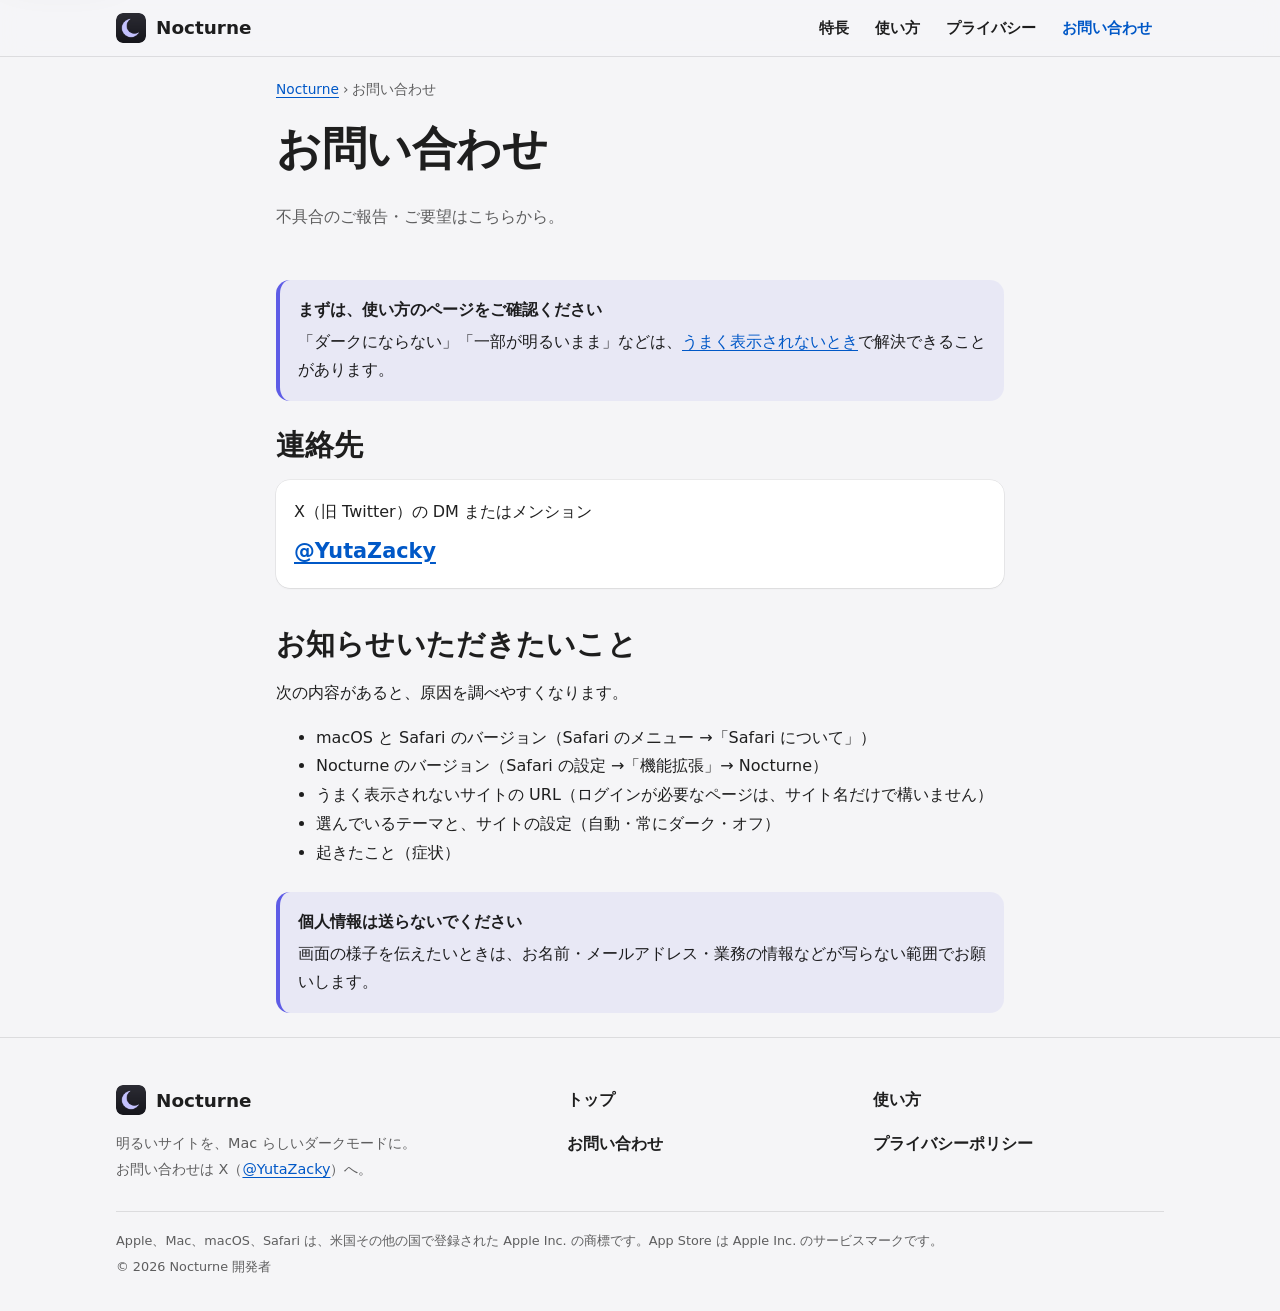
<file: support/index.html>
<!doctype html>
<html lang="ja">
<head>
<meta charset="utf-8">
<meta name="viewport" content="width=device-width, initial-scale=1, viewport-fit=cover">
<title>お問い合わせ｜Nocturne - Mac の Safari を、Mac らしいダークモードに</title>
<meta name="description" content="Nocturne へのお問い合わせ。不具合のご報告・ご要望は X（@YutaZacky）へ。">
<meta name="theme-color" content="#161618" media="(prefers-color-scheme: dark)">
<meta name="theme-color" content="#f5f5f7" media="(prefers-color-scheme: light)">
<meta name="color-scheme" content="dark light">
<meta property="og:type" content="website">
<meta property="og:site_name" content="Nocturne">
<meta property="og:title" content="お問い合わせ｜Nocturne">
<meta property="og:description" content="Nocturne へのお問い合わせ。不具合のご報告・ご要望は X（@YutaZacky）へ。">
<link rel="icon" type="image/png" sizes="32x32" href="../assets/favicon-32.png">
<link rel="apple-touch-icon" href="../assets/apple-touch-icon.png">
<link rel="canonical" href="https://zackyuta.github.io/nocturne-site/support/">
<meta property="og:url" content="https://zackyuta.github.io/nocturne-site/support/">
<link rel="stylesheet" href="../style.css">
</head>
<body>
<a class="skip-link" href="#main">本文へ移動</a>
<header class="site-header">
  <div class="header-inner">
    <a class="logo" href="../"><img class="logo-img" src="../assets/icon-96.png" width="30" height="30" alt=""><span>Nocturne</span></a>
    <nav class="site-nav" aria-label="メインメニュー">
      <a class="is-wide-only" href="../#features">特長</a><a href="../how-to/">使い方</a><a href="../privacy/">プライバシー</a><a class="is-wide-only" href="../support/" aria-current="page">お問い合わせ</a>
    </nav>
  </div>
</header>
<main id="main">

<nav class="breadcrumb container" aria-label="現在の位置">
  <ol><li><a href="../">Nocturne</a></li><li aria-current="page">お問い合わせ</li></ol>
</nav>
<div class="container">
  <div class="page-head">
    <h1>お問い合わせ</h1>
    <p>不具合のご報告・ご要望はこちらから。</p>
  </div>

  <div class="callout">
    <strong class="label">まずは、使い方のページをご確認ください</strong>
    <p>「ダークにならない」「一部が明るいまま」などは、<a href="../how-to/#trouble">うまく表示されないとき</a>で解決できることがあります。</p>
  </div>

  <h2>連絡先</h2>
  <div class="card contact-card">
    <span>X（旧 Twitter）の DM またはメンション</span>
    <span class="handle"><a href="https://x.com/YutaZacky" rel="noopener">@YutaZacky</a></span>
  </div>

  <h2 style="margin-top:36px">お知らせいただきたいこと</h2>
  <p>次の内容があると、原因を調べやすくなります。</p>
  <ul>
    <li>macOS と Safari のバージョン（Safari のメニュー →「Safari について」）</li>
    <li>Nocturne のバージョン（Safari の設定 →「機能拡張」→ Nocturne）</li>
    <li>うまく表示されないサイトの URL（ログインが必要なページは、サイト名だけで構いません）</li>
    <li>選んでいるテーマと、サイトの設定（自動・常にダーク・オフ）</li>
    <li>起きたこと（症状）</li>
  </ul>

  <div class="callout">
    <strong class="label">個人情報は送らないでください</strong>
    <p>画面の様子を伝えたいときは、お名前・メールアドレス・業務の情報などが写らない範囲でお願いします。</p>
  </div>
</div>
</main>
<footer class="site-footer">
  <div class="container-wide">
    <div class="footer-grid">
      <div class="footer-brand">
        <a class="logo" href="../"><img class="logo-img" src="../assets/icon-96.png" width="30" height="30" alt=""><span>Nocturne</span></a>
        <p>明るいサイトを、Mac らしいダークモードに。<br>お問い合わせは X（<a href="https://x.com/YutaZacky" rel="noopener">@YutaZacky</a>）へ。</p>
      </div>
      <nav class="footer-nav" aria-label="サイト内のページ"><ul><li><a href="../">トップ</a></li><li><a href="../how-to/">使い方</a></li><li><a href="../support/">お問い合わせ</a></li><li><a href="../privacy/">プライバシーポリシー</a></li></ul></nav>
    </div>
    <div class="legal">
      <p>Apple、Mac、macOS、Safari は、米国その他の国で登録された Apple Inc. の商標です。App Store は Apple Inc. のサービスマークです。</p>
      <p>&copy; 2026 Nocturne 開発者</p>
    </div>
  </div>
</footer>
</body>
</html>
</file>
<file: style.css>
/* =========================================================
   Nocturne 公式サイト 共通スタイル
   配色は拡張機能の Graphite テーマ（extension/engine/palette.js）と
   ポップアップのトークン（extension/popup/popup.css）に合わせる。
   夜に読まれることが多いので暗い配色を基本にし、明るい表示の人には明るい配色を出す。
   外部の読み込みなし・JavaScript なし。
   ========================================================= */

:root {
  color-scheme: dark light;

  /* 面（暗い順） */
  --color-background: #161618;
  --color-surface: #222224;
  --color-surface-raised: #2c2c2e;
  --color-line: rgba(255, 255, 255, 0.1);

  /* 文字 */
  --color-ink: rgba(255, 255, 255, 0.92);
  --color-secondary: rgba(235, 235, 245, 0.68);

  /* アクセント */
  --color-accent: #6cb0ff;       /* リンク（背景上 7:1 以上） */
  --color-glyph: #a5a3ff;        /* 月のマーク・見出しの小見出し */
  --color-button: #0a84ff;
  --color-on-button: #ffffff;
  --color-callout: rgba(165, 163, 255, 0.12);
  --color-callout-line: #a5a3ff;
  --color-header: rgba(22, 22, 24, 0.86);

  --shadow: 0 1px 2px rgba(0, 0, 0, 0.4), 0 0 0 0.5px var(--color-line);
  --shadow-lg: 0 18px 50px rgba(0, 0, 0, 0.55), 0 0 0 0.5px var(--color-line);

  --radius: 14px;
  --radius-lg: 20px;
  --gutter: 16px;
  --measure: 760px;
  --wide: 1080px;
  --size-target: 44px;

  --font: -apple-system, BlinkMacSystemFont, "SF Pro Text", "Hiragino Sans", "Hiragino Kaku Gothic ProN",
          "Noto Sans JP", "Yu Gothic", Meiryo, system-ui, sans-serif;
}

@media (prefers-color-scheme: light) {
  :root {
    --color-background: #f5f5f7;
    --color-surface: #ffffff;
    --color-surface-raised: #ececee;
    --color-line: rgba(0, 0, 0, 0.1);
    --color-ink: rgba(0, 0, 0, 0.88);
    --color-secondary: rgba(0, 0, 0, 0.62);
    --color-accent: #0058c7;
    --color-glyph: #5e5ce6;
    --color-button: #0064e1;
    --color-callout: rgba(94, 92, 230, 0.08);
    --color-callout-line: #5e5ce6;
    --color-header: rgba(245, 245, 247, 0.88);
    --shadow: 0 1px 2px rgba(0, 0, 0, 0.06), 0 0 0 0.5px var(--color-line);
    --shadow-lg: 0 18px 50px rgba(0, 0, 0, 0.14), 0 0 0 0.5px var(--color-line);
  }
}

*, *::before, *::after { box-sizing: border-box; }

html { -webkit-text-size-adjust: 100%; scroll-behavior: smooth; }
@media (prefers-reduced-motion: reduce) { html { scroll-behavior: auto; } }

body {
  margin: 0;
  background: var(--color-background);
  color: var(--color-ink);
  font-family: var(--font);
  font-size: 16px;
  line-height: 1.8;
  overflow-wrap: anywhere;
  line-break: strict;
  -webkit-font-smoothing: antialiased;
}

img { max-width: 100%; height: auto; display: block; }

h1, h2, h3 { line-height: 1.4; margin: 0 0 .5em; font-weight: 700; letter-spacing: .005em; }
h1 { font-size: clamp(1.8rem, 6.5vw, 2.8rem); letter-spacing: -.01em; }
h2 { font-size: clamp(1.35rem, 4.6vw, 1.8rem); }
h3 { font-size: 1.08rem; }
p { margin: 0 0 1em; }

/* リンク: 色＋下線（色だけに頼らない） */
a { color: var(--color-accent); text-decoration: underline; text-underline-offset: .2em; }
a:hover { text-decoration-thickness: 2px; }

:focus-visible { outline: 3px solid var(--color-accent); outline-offset: 2px; border-radius: 6px; }

.skip-link {
  position: absolute; left: 8px; top: -100px; z-index: 100;
  background: var(--color-surface); padding: 10px 14px; border-radius: 10px; box-shadow: var(--shadow-lg);
}
.skip-link:focus { top: 8px; }

.nowrap { white-space: nowrap; }

/* ---------- レイアウト ---------- */
.container { max-width: var(--measure); margin: 0 auto; padding: 0 var(--gutter); }
.container-wide { max-width: var(--wide); margin: 0 auto; padding: 0 var(--gutter); }

.section { padding: 64px 0; }
.section + .section { border-top: 0.5px solid var(--color-line); }
.section-lead { color: var(--color-secondary); margin-bottom: 1.6em; }
.eyebrow {
  display: inline-block; font-size: .8rem; font-weight: 700; letter-spacing: .08em;
  color: var(--color-glyph); margin-bottom: .4em;
}

/* ---------- ヘッダー ---------- */
.site-header {
  position: sticky; top: 0; z-index: 50;
  background: var(--color-header);
  -webkit-backdrop-filter: saturate(160%) blur(14px);
  backdrop-filter: saturate(160%) blur(14px);
  border-bottom: 0.5px solid var(--color-line);
}
.header-inner {
  max-width: var(--wide); margin: 0 auto; padding: 6px var(--gutter);
  display: flex; align-items: center; gap: 8px; min-height: 56px;
}
.logo {
  display: inline-flex; align-items: center; gap: 10px; margin-right: auto;
  color: var(--color-ink); text-decoration: none; font-weight: 700; font-size: 1.15rem; min-height: var(--size-target);
}
.logo-img { width: 30px; height: 30px; border-radius: 7px; }

.site-nav { display: flex; flex-wrap: wrap; gap: 2px; }
.site-nav a {
  display: inline-flex; align-items: center; min-height: var(--size-target); padding: 0 12px; border-radius: 10px;
  color: var(--color-ink); text-decoration: none; font-size: .92rem; font-weight: 600;
}
.site-nav a:hover { background: var(--color-surface-raised); }
.site-nav a[aria-current="page"] { color: var(--color-accent); }
/* NOTE: 狭い画面ではトップへのリンク（ロゴ）と重ならないよう、使い方とプライバシーだけを残す */
@media (max-width: 559px) { .site-nav .is-wide-only { display: none; } }

/* ---------- ボタン ---------- */
.button {
  display: inline-flex; align-items: center; justify-content: center; gap: 8px;
  min-height: var(--size-target); padding: 0 20px; border-radius: 12px;
  background: var(--color-button); color: var(--color-on-button);
  font-weight: 700; text-decoration: none;
}
.button:hover { text-decoration: none; filter: brightness(1.08); }
.button.secondary { background: var(--color-surface-raised); color: var(--color-ink); }

.cta-note { font-size: .88rem; color: var(--color-secondary); margin-top: .8em; }

/* ---------- カード ---------- */
.card { background: var(--color-surface); border-radius: var(--radius); padding: 18px 18px; box-shadow: var(--shadow); }

/* ---------- パンくず・ページ見出し ---------- */
.breadcrumb { font-size: .86rem; color: var(--color-secondary); padding-top: 20px; }
.breadcrumb ol { list-style: none; margin: 0; padding: 0; display: flex; flex-wrap: wrap; gap: 4px; }
.breadcrumb li + li::before { content: "›"; margin-right: 4px; }

.page-head { padding: 16px 0 8px; }
.page-head p { color: var(--color-secondary); }

/* =========================================================
   トップ
   ========================================================= */
.hero { padding: 48px 0 56px; overflow: hidden; }
.hero-text { max-width: 720px; }
.hero-sub { font-size: 1.08rem; color: var(--color-secondary); margin-bottom: 1.5em; }
.hero-sub strong { color: var(--color-ink); }
.hero-points { list-style: none; padding: 0; margin: 22px 0 0; display: flex; flex-wrap: wrap; gap: 8px; }
.hero-points li {
  font-size: .84rem; font-weight: 600; background: var(--color-surface); box-shadow: var(--shadow);
  border-radius: 999px; padding: 4px 12px;
}
.hero-actions { display: flex; flex-wrap: wrap; gap: 12px; align-items: center; }

/* 置き換え前後の比較 */
.compare { display: grid; gap: 20px; margin-top: 40px; }
.compare figure { margin: 0; }
.compare img { border-radius: 12px; box-shadow: var(--shadow-lg); }
.compare figcaption { font-size: .88rem; color: var(--color-secondary); margin-top: 10px; text-align: center; }
@media (min-width: 860px) { .compare { grid-template-columns: 1fr 1fr; } }

/* 特長 */
.features { display: grid; gap: 12px; list-style: none; padding: 0; margin: 0; }
.feature { background: var(--color-surface); border-radius: var(--radius); padding: 18px; box-shadow: var(--shadow); }
.feature h3 { margin-bottom: .35em; }
.feature p { color: var(--color-secondary); margin: 0; font-size: .95rem; }
@media (min-width: 640px) { .features { grid-template-columns: 1fr 1fr; } }
@media (min-width: 960px) { .features { grid-template-columns: repeat(3, 1fr); } }

/* 画面（ポップアップ）と説明の横並び */
.split { display: grid; gap: 32px; align-items: start; }
.split .shot-frame { max-width: 320px; margin: 0 auto; }
.split .shot-frame img { border-radius: 14px; box-shadow: var(--shadow-lg); }
@media (min-width: 860px) { .split { grid-template-columns: 1.2fr .8fr; gap: 56px; } }

.settings-list { list-style: none; margin: 0; padding: 0; display: grid; gap: 14px; }
.settings-list strong { display: block; }
.settings-list span { color: var(--color-secondary); font-size: .95rem; }

/* 読むもの・送らないもの */
.trust { display: grid; gap: 12px; list-style: none; padding: 0; margin: 0 0 24px; }
.trust li { background: var(--color-surface); border-radius: var(--radius); padding: 16px 18px; box-shadow: var(--shadow); }
.trust strong { display: block; margin-bottom: .2em; }
.trust .desc { color: var(--color-secondary); font-size: .95rem; }
@media (min-width: 640px) { .trust { grid-template-columns: 1fr 1fr; } }

.callout {
  border-radius: var(--radius); padding: 16px 18px; margin: 24px 0;
  background: var(--color-callout); border-left: 4px solid var(--color-callout-line);
}
.callout strong.label { display: block; margin-bottom: .2em; }
.callout p:last-child, .callout ol:last-child { margin-bottom: 0; }

/* 末尾の案内 */
.final-cta { text-align: center; }
.final-cta .hero-actions { justify-content: center; }

/* =========================================================
   FAQ（<details>）
   ========================================================= */
.faq { display: grid; gap: 10px; }
.faq details { background: var(--color-surface); border-radius: var(--radius); box-shadow: var(--shadow); }
.faq summary {
  cursor: pointer; list-style: none; padding: 12px 48px 12px 16px; font-weight: 700; position: relative;
  min-height: 52px; display: flex; align-items: center;
}
.faq summary::-webkit-details-marker { display: none; }
.faq summary::before { content: "Q"; color: var(--color-glyph); font-weight: 800; margin-right: 10px; flex: none; }
.faq summary::after {
  content: ""; position: absolute; right: 18px; top: 50%; width: 9px; height: 9px;
  border-right: 2px solid var(--color-secondary); border-bottom: 2px solid var(--color-secondary);
  transform: translateY(-70%) rotate(45deg); transition: transform .2s ease;
}
.faq details[open] summary::after { transform: translateY(-30%) rotate(-135deg); }
@media (prefers-reduced-motion: reduce) { .faq summary::after { transition: none; } }
.faq .answer { padding: 0 16px 16px 40px; }
.faq .answer p:last-child { margin-bottom: 0; }

/* =========================================================
   使い方
   ========================================================= */
.toc { display: grid; gap: 8px; list-style: none; padding: 0; margin: 0 0 40px; }
.toc a {
  display: flex; align-items: center; justify-content: space-between; gap: 10px;
  min-height: 52px; padding: 10px 16px; background: var(--color-surface); border-radius: var(--radius);
  box-shadow: var(--shadow); color: var(--color-ink); text-decoration: none; font-weight: 600;
}
.toc a::after { content: "↓"; color: var(--color-accent); }
@media (min-width: 640px) { .toc { grid-template-columns: 1fr 1fr; } }

.howto { scroll-margin-top: 80px; padding: 8px 0 40px; }
.howto + .howto { border-top: 0.5px solid var(--color-line); padding-top: 40px; }
.howto-steps { list-style: none; margin: 0; padding: 0; display: grid; gap: 14px; counter-reset: step; }
.howto-steps > li {
  counter-increment: step; position: relative;
  background: var(--color-surface); border-radius: var(--radius); padding: 16px 18px 16px 60px; box-shadow: var(--shadow);
}
.howto-steps > li::before {
  content: counter(step); position: absolute; left: 16px; top: 16px;
  width: 30px; height: 30px; border-radius: 50%; display: grid; place-items: center;
  background: var(--color-button); color: var(--color-on-button); font-weight: 800; font-size: .9rem; line-height: 1;
}
.howto-steps h3 { margin-bottom: .25em; }
.howto-steps p { color: var(--color-secondary); }
.howto-steps p:last-child, .howto-steps ul:last-child { margin-bottom: 0; }

.settings-path {
  display: inline-block; font-weight: 600; background: var(--color-surface-raised);
  padding: 0 8px; border-radius: 6px; color: var(--color-ink);
}

.figure { margin: 20px 0 8px; }
.figure img { border-radius: 14px; box-shadow: var(--shadow-lg); margin: 0 auto; }
.figure.narrow img { width: min(100%, 320px); }
.figure figcaption { font-size: .88rem; color: var(--color-secondary); margin-top: 10px; text-align: center; }

.table-wrap { overflow-x: auto; }
table.plain { width: 100%; border-collapse: collapse; font-size: .95rem; }
table.plain th, table.plain td { text-align: left; vertical-align: top; padding: 10px 12px; border-bottom: 0.5px solid var(--color-line); }
table.plain th { white-space: nowrap; font-weight: 700; }

/* =========================================================
   本文（プライバシーポリシー等）
   ========================================================= */
.prose h2 { font-size: 1.25rem; margin-top: 2em; }
.prose ul, .prose ol { padding-left: 1.3em; }
.prose li { margin-bottom: .4em; }
.updated { color: var(--color-secondary); font-size: .9rem; }

.contact-card { display: grid; gap: 6px; }
.contact-card .handle { font-size: 1.3rem; font-weight: 800; }

/* =========================================================
   フッター
   ========================================================= */
.site-footer { border-top: 0.5px solid var(--color-line); padding: 40px 0 28px; margin-top: 24px; }
.footer-grid { display: grid; gap: 24px; }
.footer-nav ul { list-style: none; padding: 0; margin: 0; display: grid; grid-template-columns: 1fr 1fr; gap: 0 16px; }
.footer-nav a { display: inline-flex; align-items: center; min-height: var(--size-target); color: var(--color-ink); text-decoration: none; font-weight: 600; }
.footer-nav a:hover { text-decoration: underline; }
.footer-brand p { color: var(--color-secondary); font-size: .9rem; margin: .4em 0 0; }
.legal { color: var(--color-secondary); font-size: .8rem; line-height: 1.7; border-top: 0.5px solid var(--color-line); margin-top: 28px; padding-top: 18px; }
.legal p { margin: 0 0 .4em; }
@media (min-width: 860px) {
  .footer-grid { grid-template-columns: 1fr 1.4fr; }
  .footer-nav ul { grid-template-columns: repeat(2, 1fr); }
}
</file>
